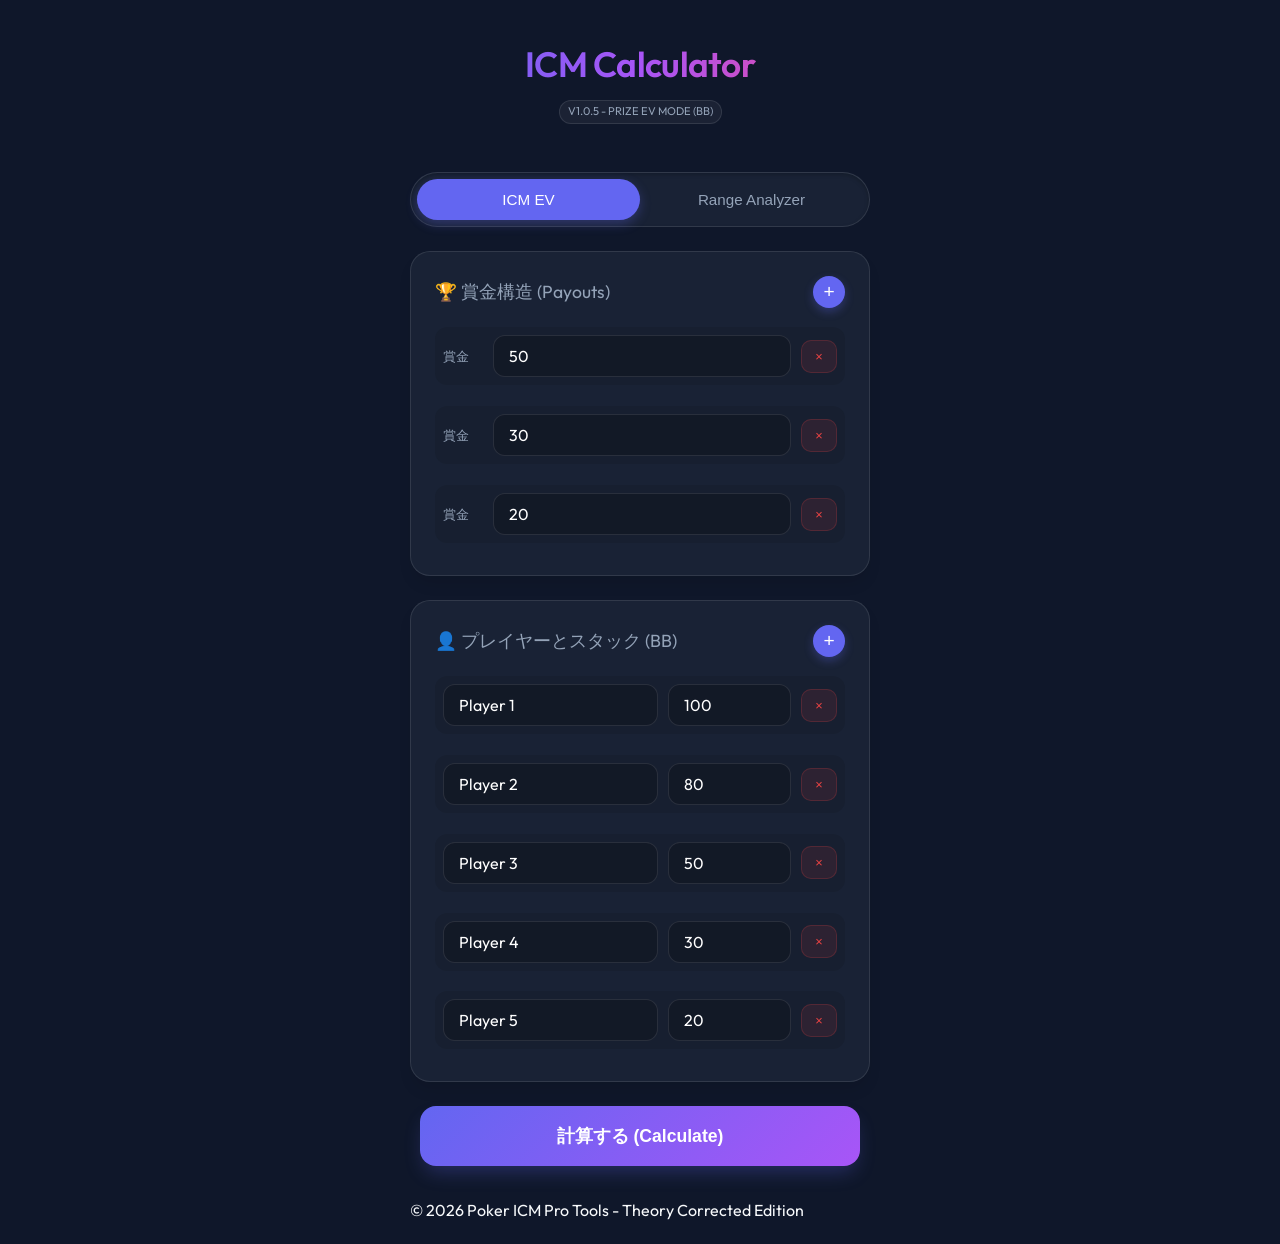
<file: index.html>
<!DOCTYPE html>
<html lang="ja">
<head>
    <meta charset="UTF-8">
    <meta name="viewport" content="width=device-width, initial-scale=1.0, maximum-scale=1.0, user-scalable=no">
    <title>ICM Calculator - Poker Pro v1.0.5</title>
    <link href="https://fonts.googleapis.com/css2?family=Outfit:wght@300;400;600&display=swap" rel="stylesheet">
    <link rel="stylesheet" href="style.css?v=1.0.5">
    <link rel="manifest" href="manifest.json?v=1.0.5">
</head>
<body>
    <div class="app-container">
        <header>
            <h1>ICM Calculator</h1>
            <div class="status-badge">v1.0.5 - Prize EV Mode (BB)</div>
        </header>

        <main>
            <div class="mode-switch">
                <button id="mode-icm" class="btn-tab active">ICM EV</button>
                <button id="mode-range" class="btn-tab">Range Analyzer</button>
            </div>

            <section class="card-section" id="payouts-section">
                <div class="section-header">
                    <h2><span class="icon">🏆</span> 賞金構造 (Payouts)</h2>
                    <button id="add-payout" class="btn-icon">+</button>
                </div>
                <div id="payout-list" class="input-list"></div>
            </section>

            <section class="card-section" id="players-section">
                <div class="section-header">
                    <h2><span class="icon">👤</span> プレイヤーとスタック (BB)</h2>
                    <button id="add-player" class="btn-icon">+</button>
                </div>
                <div id="player-list" class="input-list"></div>
            </section>

            <!-- Range Analyzer Mode specific -->
            <section class="card-section hidden" id="range-settings-section">
                <div class="section-header">
                    <h2><span class="icon">🎯</span> 分析設定 (vs All-in)</h2>
                </div>
                <div class="input-list">
                    <div class="input-row-range">
                        <label>Hero (あなた)</label>
                        <select id="hero-select" class="range-select"></select>
                    </div>
                    <div class="input-row-range">
                        <label>Villain (プッシュ側)</label>
                        <select id="villain-select" class="range-select"></select>
                    </div>
                    <div class="input-row-range">
                        <label>相手のプッシュレンジ (選択してください)</label>
                        <div class="villain-heatmap-wrapper">
                            <div id="villain-heatmap-grid" class="heatmap-grid selection-grid"></div>
                        </div>
                        <div class="range-info">
                            選択されたレンジ: <span id="villain-range-display">0.0%</span>
                            (<span id="villain-combos-display">0</span> / 1326 combos)
                        </div>
                    </div>
                </div>
            </section>

            <div class="action-container">
                <button id="calc-btn" class="btn-primary">計算する (Calculate)</button>
            </div>

            <!-- Heatmap Container -->
            <section class="results-section hidden" id="heatmap-section">
                <h2>コール推奨レンジ</h2>
                <div class="heatmap-wrapper">
                    <div id="heatmap-grid" class="heatmap-grid"></div>
                </div>
                <div class="heatmap-legend">
                    <span class="legend-item"><span class="box call"></span> Call</span>
                    <span class="legend-item"><span class="box fold"></span> Fold</span>
                    <span id="req-equity-display" class="req-equity">Req. Equity: 0%</span>
                </div>
            </section>

            <section class="results-section hidden" id="results-display">
                <h2>計算結果 (Prize EV)</h2>
                <div id="result-list" class="result-cards"></div>
                <div class="total-prize-pool">
                    合計賞金: <span id="total-payout-display">0</span>
                </div>
            </section>
        </main>

        <footer>
            <p>© 2026 Poker ICM Pro Tools - Theory Corrected Edition</p>
        </footer>
    </div>
    <script src="app.js?v=1.0.5"></script>
</body>
</html>
</file>
<file: style.css>
:root {
    --bg-dark: #0f172a;
    --card-bg: rgba(30, 41, 59, 0.7);
    --primary: #6366f1;
    --primary-glow: rgba(99, 102, 241, 0.3);
    --secondary: #ec4899;
    --text-main: #f8fafc;
    --text-dim: #94a3b8;
    --danger: #ef4444;
    --glass: rgba(255, 255, 255, 0.05);
    --border: rgba(255, 255, 255, 0.1);
}

* {
    box-sizing: border-box;
    margin: 0;
    padding: 0;
}

body {
    font-family: 'Outfit', -apple-system, BlinkMacSystemFont, "Segoe UI", Roboto, sans-serif;
    background-color: var(--bg-dark);
    color: var(--text-main);
    line-height: 1.6;
    -webkit-font-smoothing: antialiased;
    min-height: 100vh;
}

.app-container {
    max-width: 500px;
    margin: 0 auto;
    padding: 20px;
}

header {
    text-align: center;
    margin-bottom: 2rem;
    padding: 1rem 0;
}

h1 {
    font-size: 2.2rem;
    font-weight: 600;
    background: linear-gradient(to right, #6366f1, #a855f7, #ec4899);
    -webkit-background-clip: text;
    background-clip: text;
    -webkit-text-fill-color: transparent;
    letter-spacing: -0.02em;
}

.status-badge {
    display: inline-block;
    font-size: 0.7rem;
    padding: 2px 8px;
    background: var(--glass);
    border: 1px solid var(--border);
    border-radius: 100px;
    color: var(--text-dim);
    margin-top: 0.5rem;
    text-transform: uppercase;
}

h2 {
    font-size: 1.1rem;
    font-weight: 400;
    color: var(--text-dim);
}

.card-section {
    background: var(--card-bg);
    backdrop-filter: blur(12px);
    -webkit-backdrop-filter: blur(12px);
    border: 1px solid var(--border);
    border-radius: 20px;
    padding: 1.5rem;
    margin-bottom: 1.5rem;
    box-shadow: 0 10px 15px -3px rgba(0, 0, 0, 0.1);
}

.section-header {
    display: flex;
    justify-content: space-between;
    align-items: center;
    margin-bottom: 1.2rem;
}

.btn-icon {
    background: var(--primary);
    color: white;
    border: none;
    width: 32px;
    height: 32px;
    border-radius: 50%;
    font-size: 1.2rem;
    cursor: pointer;
    box-shadow: 0 4px 10px var(--primary-glow);
    transition: transform 0.2s cubic-bezier(0.175, 0.885, 0.32, 1.275);
}

.btn-icon:active {
    transform: scale(0.9);
}

.input-list {
    display: flex;
    flex-direction: column;
    gap: 0.8rem;
}

.input-row {
    display: grid;
    grid-template-columns: 1fr 120px 40px;
    gap: 10px;
    align-items: center;
    animation: slideIn 0.3s ease;
}

@keyframes slideIn {
    from { opacity: 0; transform: translateY(10px); }
    to { opacity: 1; transform: translateY(0); }
}

input {
    background: rgba(0, 0, 0, 0.2);
    border: 1px solid var(--border);
    color: white;
    padding: 10px 15px;
    border-radius: 12px;
    font-size: 1rem;
    font-family: inherit;
    transition: border-color 0.2s, box-shadow 0.2s;
}

input:focus {
    outline: none;
    border-color: var(--primary);
    box-shadow: 0 0 0 3px var(--primary-glow);
}

.btn-remove {
    background: rgba(239, 68, 68, 0.1);
    color: var(--danger);
    border: 1px solid rgba(239, 68, 68, 0.2);
    padding: 8px;
    border-radius: 10px;
    cursor: pointer;
    font-size: 0.8rem;
}

.btn-remove:active {
    background: rgba(239, 68, 68, 0.2);
}

.action-container {
    padding: 0 10px 2rem;
}

.btn-primary {
    width: 100%;
    padding: 18px;
    border-radius: 16px;
    border: none;
    background: linear-gradient(135deg, #6366f1 0%, #a855f7 100%);
    color: white;
    font-size: 1.1rem;
    font-weight: 600;
    cursor: pointer;
    box-shadow: 0 10px 20px -5px var(--primary-glow);
    transition: all 0.3s ease;
}

.btn-primary:active {
    transform: translateY(2px);
    box-shadow: 0 5px 10px -5px var(--primary-glow);
}

.results-section {
    margin-top: 2rem;
    animation: fadeIn 0.5s ease;
}

@keyframes fadeIn {
    from { opacity: 0; }
    to { opacity: 1; }
}

.hidden {
    display: none;
}

.result-cards {
    display: flex;
    flex-direction: column;
    gap: 1rem;
    margin-top: 1rem;
}

.res-card {
    background: linear-gradient(135deg, rgba(255,255,255,0.05) 0%, rgba(255,255,255,0.01) 100%);
    border: 1px solid var(--border);
    border-radius: 16px;
    padding: 1.2rem;
    display: flex;
    justify-content: space-between;
    align-items: center;
}

.res-player {
    font-size: 1.1rem;
    font-weight: 400;
}

.res-ev {
    font-size: 1.3rem;
    font-weight: 600;
    color: #4ade80; /* Success green */
}

.res-meta {
    font-size: 0.8rem;
    color: var(--text-dim);
}

.mode-switch {
    display: flex;
    background: var(--card-bg);
    border: 1px solid var(--border);
    border-radius: 100px; /* Rounded pill style */
    padding: 6px;
    margin-bottom: 1.5rem;
    box-shadow: inset 0 2px 4px rgba(0,0,0,0.2);
}

.btn-tab {
    flex: 1;
    background: transparent;
    border: none;
    color: var(--text-dim);
    padding: 12px;
    border-radius: 100px;
    font-size: 0.95rem;
    font-weight: 500;
    cursor: pointer;
    transition: 0.3s cubic-bezier(0.4, 0, 0.2, 1);
}

.btn-tab.active {
    background: var(--primary);
    color: white;
    box-shadow: 0 4px 12px var(--primary-glow);
}

.input-row {
    display: flex;
    gap: 10px;
    align-items: center;
    background: rgba(0,0,0,0.1);
    padding: 8px;
    border-radius: 12px;
    margin-bottom: 8px;
}

.input-row label { flex: 0 0 40px; font-size: 0.8rem; color: var(--text-dim); }
.input-row input { flex: 1; min-width: 0; }
.input-row .player-name { flex: 2; }
.input-row .btn-remove { width: 36px; flex-shrink: 0; }

.input-row-range {
    display: flex;
    flex-direction: column;
    gap: 8px;
    margin-bottom: 1rem;
}

.range-select, #villain-range-pct {
    width: 100%;
    background: rgba(0, 0, 0, 0.4);
    border: 1px solid var(--border);
    color: white;
    padding: 14px;
    border-radius: 14px;
    font-size: 1.1rem;
    -webkit-appearance: none;
}

/* Heatmap Grid Mobile Optimization */
.heatmap-wrapper {
    background: #000;
    padding: 4px;
    border-radius: 12px;
    border: 2px solid var(--border);
    margin: 1.5rem 0;
    width: 100%;
    overflow-x: auto; /* Allow scrolling if very narrow */
    -webkit-overflow-scrolling: touch;
}

.heatmap-grid {
    display: grid;
    grid-template-columns: repeat(13, 1fr);
    gap: 1px;
    min-width: 320px; /* Avoid collapsing icons too much */
}

.hand-cell {
    aspect-ratio: 1 / 1;
    display: flex;
    align-items: center;
    justify-content: center;
    font-size: 0.45rem; /* Very small but readable on mobile displays */
    border-radius: 1px;
    background: #1e293b;
    color: rgba(255,255,255,0.4);
    font-weight: 300;
}

.hand-cell.call {
    background: linear-gradient(135deg, #22c55e 0%, #16a34a 100%);
    color: white;
    font-weight: 600;
    box-shadow: inset 0 0 8px rgba(0,0,0,0.2);
}

.hand-cell.fold {
    background: #1e293b;
    opacity: 0.6;
}

.heatmap-legend {
    display: flex;
    flex-wrap: wrap;
    align-items: center;
    gap: 10px;
    font-size: 0.85rem;
    color: var(--text-dim);
    margin-top: 10px;
}

.legend-item { display: flex; align-items: center; gap: 6px; }
.box { width: 14px; height: 14px; border-radius: 3px; }
.box.call { background: #22c55e; }
.box.fold { background: #1e293b; border: 1px solid var(--border); }
.req-equity { margin-left: auto; font-weight: 700; color: #4ade80; font-size: 1rem; }

.selection-grid .hand-cell {
    cursor: pointer;
    border: 1px solid rgba(255,255,255,0.05);
    background: #0f172a;
}

.selection-grid .hand-cell:active {
    transform: scale(0.9);
}

.selection-grid .hand-cell.selected {
    background: linear-gradient(135deg, #f59e0b 0%, #d97706 100%); /* Amber/Gold for Villain Push */
    color: white;
    font-weight: 600;
}

.range-info {
    text-align: right;
    font-size: 0.85rem;
    color: var(--text-dim);
    margin-top: 5px;
}

#villain-range-display {
    color: #f59e0b;
    font-weight: 700;
}

.villain-heatmap-wrapper {
    background: #000;
    padding: 2px;
    border-radius: 8px;
    border: 1px solid rgba(245, 158, 11, 0.3);
    margin-bottom: 5px;
}

@media (max-width: 480px) {
    .hand-cell { font-size: 0.4rem; transform: scale(1); }
    h1 { font-size: 1.8rem; }
    .card-section { padding: 1rem; border-radius: 16px; }
}
</file>
